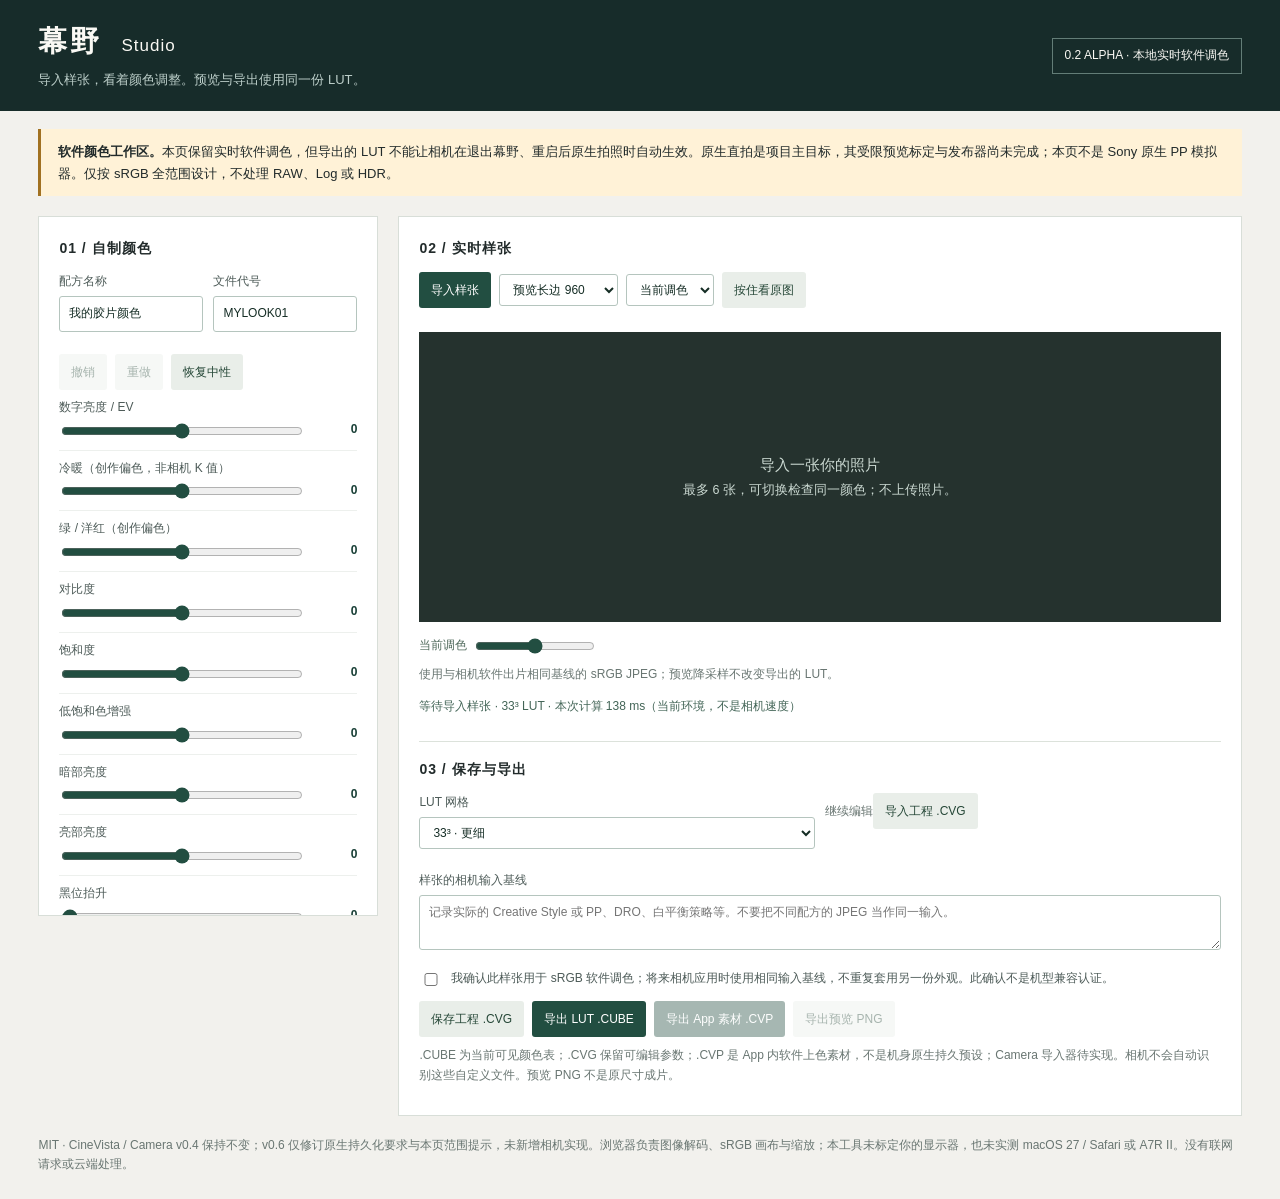
<file: studio/index.html>
<!doctype html><html lang="zh-CN"><head><meta charset="utf-8"><meta name="viewport" content="width=device-width,initial-scale=1">
<meta http-equiv="Content-Security-Policy" content="default-src 'none'; script-src 'sha256-8qb0dwYUSb6S+wcyc+3qqE5NnF7EJ+iKdB937k/Ssl0='; style-src 'sha256-TeiLdJzQR+1N/WOqmyJ3S8YVEoJODVwgnnfPgeoNAOU='; img-src blob: data:; worker-src blob:; child-src blob:; connect-src 'none'; object-src 'none'; base-uri 'none'; form-action 'none'"><title>幕野 Studio · 实时调色</title><style>*{box-sizing:border-box}body{margin:0;background:#f2f1ed;color:#222b2b;font:14px/1.65 -apple-system,BlinkMacSystemFont,"Segoe UI",sans-serif}header{padding:18px 3%;display:flex;justify-content:space-between;align-items:center;background:#172c2a;color:#faf9f4;gap:20px}h1{font-size:29px;margin:0;font-weight:650;letter-spacing:3px}h1 span{font-size:17px;letter-spacing:1px;font-weight:400;margin-left:8px}header p{margin:3px 0;color:#bdcfca;font-size:13px}.tag{font-size:12px;border:1px solid #637d77;padding:7px 12px}.notice{margin:18px 3% 0;padding:12px 17px;background:#fff2d7;border-left:3px solid #a17121;font-size:13px}main{display:grid;grid-template-columns:minmax(290px,340px) minmax(500px,1fr);gap:20px;padding:20px 3%}.panel{background:white;border:1px solid #d8ded8;padding:20px;min-width:0}.controls{max-height:calc(100vh - 200px);overflow:auto}h2{font-size:14px;letter-spacing:1px;margin:0 0 12px}.sectiontitle{margin-top:22px}.two{display:grid;grid-template-columns:1fr 1fr;gap:10px}label{display:block;font-size:12px;color:#4d5b58}input,select,textarea{font:inherit;width:100%;padding:7px 9px;border:1px solid #b5c5be;background:#fff;color:#152d25;border-radius:3px;margin-top:4px}input[type=range]{padding:0;accent-color:#224e41}.param{padding:8px 0;border-bottom:1px solid #edf0ed}.sliderline{display:flex;align-items:center;gap:10px}.sliderline input{flex:1;min-width:0}output{width:42px;text-align:right;font-size:12px;font-variant-numeric:tabular-nums;color:#183f36;font-weight:600}.actions,.tools{display:flex;gap:8px;flex-wrap:wrap;align-items:center}button,.button{font:inherit;font-size:12px;padding:9px 12px;background:#224e41;color:white;border:0;border-radius:3px;cursor:pointer;display:inline-block;line-height:1.5}button:disabled{opacity:.4;cursor:not-allowed}.secondary{background:#e9eee9;color:#254737}.small{max-width:180px;padding:6px 10px;overflow:hidden;text-overflow:ellipsis;white-space:nowrap}.sub{font-size:12px;color:#697672;margin:9px 0}summary{cursor:pointer;font-size:13px;font-weight:600;padding:11px 0}details{border-top:1px solid #dce2db}#curvePreview{width:100%;height:105px}figure{margin:14px 0;background:#25322e;min-height:290px;display:flex;align-items:center;justify-content:center;padding:12px;position:relative}#preview{max-width:100%;height:auto;max-height:56vh;object-fit:contain}#preview[hidden]{display:none}#empty{color:#cad8d1;text-align:center;padding:40px;font-size:15px}#compareLabel{font-size:12px;color:#506a5c}#photoMeta{font-size:12px;overflow-wrap:anywhere}.tools select{width:auto;max-width:220px;margin:0;font-size:12px}.tools input[type=range]{width:120px;margin:0}#sampleTabs{display:flex;gap:6px;flex-wrap:wrap;margin-top:10px}.export{margin-top:18px;padding-top:16px;border-top:1px solid #dce2db}.check{display:flex;align-items:flex-start;gap:9px;margin:12px 0}.check input{width:16px;margin-top:4px;flex:none}.check span{font-size:12px}#status{font-size:12px;min-height:26px;color:#436557}#error{font-size:13px;color:#a33030;white-space:pre-wrap}footer{padding:0 3% 24px;font-size:12px;color:#697672}input:focus,select:focus,textarea:focus,button:focus-visible,.button:focus-within{outline:2px solid #af8e46;outline-offset:2px}@media(max-width:1000px){main{grid-template-columns:minmax(270px,310px) 1fr}.tag{display:none}}@media(max-width:780px){main{grid-template-columns:1fr}.controls{max-height:none;order:2}.viewer{order:1}header{align-items:start}#preview{max-height:none}}
</style></head><body>
<header><div><h1>幕野 <span>Studio</span></h1><p>导入样张，看着颜色调整。预览与导出使用同一份 LUT。</p></div><div class="tag">0.2 ALPHA · 本地实时软件调色</div></header>
<div class="notice"><b>软件颜色工作区。</b>本页保留实时软件调色，但导出的 LUT 不能让相机在退出幕野、重启后原生拍照时自动生效。原生直拍是项目主目标，其受限预览标定与发布器尚未完成；本页不是 Sony 原生 PP 模拟器。仅按 sRGB 全范围设计，不处理 RAW、Log 或 HDR。</div>
<main><section class="panel controls"><h2>01 / 自制颜色</h2>
<div class="two"><label>配方名称<input id="name" maxlength="64" value="我的胶片颜色"></label><label>文件代号<input id="id" maxlength="8" value="MYLOOK01" spellcheck="false"></label></div>
<div class="actions sectiontitle"><button id="undo" class="secondary">撤销</button><button id="redo" class="secondary">重做</button><button id="reset" class="secondary">恢复中性</button></div>
<div id="basic"></div><details><summary>明暗曲线 · 五点</summary><canvas id="curvePreview" width="280" height="105"></canvas><p class="sub">全局 RGB 明暗曲线。节点单调约束，使用分段线性映射；不是索尼 Gamma 菜单。</p><div id="curve"></div></details>
<details><summary>阴影 / 高光偏色</summary><div id="splitTone"></div></details><details><summary>六色调整 · HSV 色相与饱和度</summary><div id="selective"></div></details>
<p class="sub">本版不添加颗粒、晕光、模糊或空间蒙版，以确保所有可见调色都能写进同一份 3D LUT。</p></section>
<section class="panel viewer"><h2>02 / 实时样张</h2><div class="tools"><label class="button">导入样张<input id="photos" type="file" accept="image/jpeg,image/png" multiple hidden></label>
<select id="resolution" aria-label="预览分辨率"><option value="640">预览长边 640</option><option value="960" selected>预览长边 960</option><option value="1600">预览长边 1600</option></select>
<select id="compare" aria-label="对照方式"><option value="after">当前调色</option><option value="split">左右对照</option><option value="before">原图</option></select><button id="hold" class="secondary">按住看原图</button></div>
<div id="sampleTabs"></div><figure><div id="empty">导入一张你的照片<br><small>最多 6 张，可切换检查同一颜色；不上传照片。</small></div><canvas id="preview" hidden aria-label="调色预览"></canvas></figure>
<div class="tools"><span id="compareLabel">当前调色</span><input id="split" type="range" min="0" max="100" value="50" aria-label="左右对照分界位置"></div><p id="photoMeta" class="sub">使用与相机软件出片相同基线的 sRGB JPEG；预览降采样不改变导出的 LUT。</p>
<p id="status" role="status" aria-live="polite">初始化…</p><div id="error" role="alert"></div>
<div class="export"><h2>03 / 保存与导出</h2><div class="two"><label>LUT 网格<select id="size"><option value="17">17³ · 更小</option><option value="33" selected>33³ · 更细</option></select></label><div><span class="sub">继续编辑</span><label class="button secondary">导入工程 .CVG<input id="openProject" type="file" accept=".CVG,.cvg,.json" hidden></label></div></div>
<label class="sectiontitle">样张的相机输入基线<textarea id="baseline" rows="2" maxlength="600" placeholder="记录实际的 Creative Style 或 PP、DRO、白平衡策略等。不要把不同配方的 JPEG 当作同一输入。"></textarea></label>
<label class="check"><input id="confirmInput" type="checkbox"><span>我确认此样张用于 sRGB 软件调色；将来相机应用时使用相同输入基线，不重复套用另一份外观。此确认不是机型兼容认证。</span></label>
<div class="actions"><button id="saveProject" class="secondary">保存工程 .CVG</button><button id="exportCube">导出 LUT .CUBE</button><button id="exportPackage">导出 App 素材 .CVP</button><button id="exportImage" class="secondary">导出预览 PNG</button></div>
<p class="sub">.CUBE 为当前可见颜色表；.CVG 保留可编辑参数；.CVP 是 App 内软件上色素材，不是机身原生持久预设；Camera 导入器待实现。相机不会自动识别这些自定义文件。预览 PNG 不是原尺寸成片。</p></div></section></main>
<footer>MIT · CineVista / Camera v0.4 保持不变；v0.6 仅修订原生持久化要求与本页范围提示，未新增相机实现。浏览器负责图像解码、sRGB 画布与缩放；本工具未标定你的显示器，也未实测 macOS 27 / Safari 或 A7R II。没有联网请求或云端处理。</footer>
<script type="text/plain" id="worker-core">/* SPDX-License-Identifier: MIT
 * CineVista software-look prototype. NOT a Sony CS/PP emulator.
 * Browser decoding/colour conversion/resampling are provided by the platform.
 * Small bounded RGB LUT contract; no general RAW, ICC or LUT framework here.
 */
(function (root) {
  'use strict';
  const VERSION = 'cinevista-rgb-look/0.2';
  const fields = [
    ['exposure','数字亮度 / EV',0,-2,2,0.05],
    ['temperature','冷暖（创作偏色，非相机 K 值）',0,-100,100,1],
    ['tint','绿 / 洋红（创作偏色）',0,-100,100,1],
    ['contrast','对比度',0,-100,100,1],
    ['saturation','饱和度',0,-100,100,1],
    ['vibrance','低饱和色增强',0,-100,100,1],
    ['shadows','暗部亮度',0,-100,100,1],
    ['highlights','亮部亮度',0,-100,100,1],
    ['fade','黑位抬升',0,0,100,1],
    ['shadowWarmth','阴影冷暖',0,-100,100,1],
    ['highlightWarmth','高光冷暖',0,-100,100,1],
    ['shadowTint','阴影绿 / 洋红',0,-100,100,1],
    ['highlightTint','高光绿 / 洋红',0,-100,100,1]
  ].map(x=>({key:x[0],label:x[1],value:x[2],min:x[3],max:x[4],step:x[5]}));
  const clamp = x => Math.min(1,Math.max(0,x));
  const cleanText = (s,n) => typeof s==='string' && s.length<=n && !/[\x00-\x08\x0b\x0c\x0e-\x1f]/.test(s);
  function parameters() {
    const p={}; fields.forEach(f=>p[f.key]=f.value);
    p.curve=[0,0.25,0.5,0.75,1];p.hue=[0,0,0,0,0,0];p.chroma=[0,0,0,0,0,0];return p;
  }
  function validate(p) {
    if(!p || typeof p!=='object' || Array.isArray(p))throw Error('调色参数必须为对象');
    const allowed=fields.map(f=>f.key).concat(['curve','hue','chroma']);
    if(Object.keys(p).some(k=>!allowed.includes(k)))throw Error('不支持的调色参数');
    fields.forEach(f=>{if(typeof p[f.key]!=='number'||!Number.isFinite(p[f.key])||p[f.key]<f.min||p[f.key]>f.max)throw Error('参数超出范围: '+f.key);});
    for(const [key,n,lo,hi] of [['curve',5,0,1],['hue',6,-30,30],['chroma',6,-100,100]]){
      if(!Array.isArray(p[key])||p[key].length!==n||p[key].some(v=>typeof v!=='number'||!Number.isFinite(v)||v<lo||v>hi))throw Error('无效数组: '+key);
    }
    if(p.curve.some((v,i)=>i>0&&v<p.curve[i-1]))throw Error('明暗曲线必须单调；不能让高输入点低于前一点');
    return p;
  }
  const decode = x => x<=0.04045?x/12.92:Math.pow((x+0.055)/1.055,2.4);
  const encode = x => x<=0.0031308?12.92*x:1.055*Math.pow(x,1/2.4)-0.055;
  function curve(x,a){x=clamp(x)*4;const i=Math.min(3,Math.floor(x));return a[i]+(a[i+1]-a[i])*(x-i);}
  function rgbToHsv(r,g,b){
    const max=Math.max(r,g,b),min=Math.min(r,g,b),d=max-min;let h=0;
    if(d>1e-12){if(max===r)h=(g-b)/d+(g<b?6:0);else if(max===g)h=(b-r)/d+2;else h=(r-g)/d+4;h/=6;}
    return [h,max===0?0:d/max,max];
  }
  function hsvToRgb(h,s,v){h=((h%1)+1)%1*6;const i=Math.floor(h),f=h-i,p=v*(1-s),q=v*(1-f*s),t=v*(1-(1-f)*s);
    return [[v,t,p],[q,v,p],[p,v,t],[p,q,v],[t,p,v],[v,p,q]][i%6];}
  function transform(r,g,b,p){
    const e=Math.pow(2,p.exposure);
    const warm=p.temperature/100,tint=p.tint/100;
    r=encode(decode(r)*e*Math.pow(2,0.30*warm+0.10*tint));
    g=encode(decode(g)*e*Math.pow(2,-0.20*tint));
    b=encode(decode(b)*e*Math.pow(2,-0.30*warm+0.10*tint));
    const y=clamp(0.2126*r+0.7152*g+0.0722*b), dark=(1-y)*(1-y), light=y*y;
    const offset=0.22*(p.shadows/100*dark+p.highlights/100*light);
    const w=(p.shadowWarmth*dark+p.highlightWarmth*light)/100*0.075;
    const t=(p.shadowTint*dark+p.highlightTint*light)/100*0.060;
    r+=offset+w+t*.5;g+=offset-t;b+=offset-w+t*.5;
    const k=Math.pow(2,p.contrast/100);
    const adjust=x=>curve(clamp((x-0.5)*k+0.5)+p.fade/100*0.1*Math.pow(1-clamp(x),2),p.curve);
    r=adjust(r);g=adjust(g);b=adjust(b);
    let lum=.2126*r+.7152*g+.0722*b;
    const hi=Math.max(r,g,b),lo=Math.min(r,g,b),sat0=hi>0?(hi-lo)/hi:0;
    const sat=Math.max(0,(1+p.saturation/100)*(1+p.vibrance/100*(1-sat0)));
    r=clamp(lum+(r-lum)*sat);g=clamp(lum+(g-lum)*sat);b=clamp(lum+(b-lum)*sat);
    if(p.hue.some(x=>x!==0)||p.chroma.some(x=>x!==0)){
      let [h,s,v]=rgbToHsv(r,g,b);const pos=h*6,i=Math.floor(pos)%6,f=pos-Math.floor(pos),j=(i+1)%6;
      h+=(p.hue[i]*(1-f)+p.hue[j]*f)/360;
      s=clamp(s*(1+(p.chroma[i]*(1-f)+p.chroma[j]*f)/100));
      [r,g,b]=hsvToRgb(h,s,v);
    }
    return [clamp(r),clamp(g),clamp(b)];
  }
  function buildLut(p,size=33){
    validate(p);if(![17,33].includes(size))throw Error('本原型仅支持 17³ 或 33³');
    const values=new Float32Array(3*size*size*size);let o=0;
    // Iridas .cube: red varies fastest, then green, then blue.
    for(let b=0;b<size;b++)for(let g=0;g<size;g++)for(let r=0;r<size;r++){
      const v=transform(r/(size-1),g/(size-1),b/(size-1),p);
      values[o++]=v[0];values[o++]=v[1];values[o++]=v[2];
    }
    return {size,values};
  }
  function checkLut(lut){
    if(!lut||![17,33].includes(lut.size)||!(lut.values instanceof Float32Array)||lut.values.length!==3*lut.size**3)throw Error('无效 LUT');
    for(const v of lut.values)if(!Number.isFinite(v)||v<0||v>1)throw Error('LUT 仅支持有限 0–1 数值');return lut;
  }
  function sample(lut,r,g,b,out=[0,0,0]){
    const n=lut.size,m=n-1;
    const x=clamp(r)*m,y=clamp(g)*m,z=clamp(b)*m;
    const ix=Math.min(m-1,Math.floor(x)),iy=Math.min(m-1,Math.floor(y)),iz=Math.min(m-1,Math.floor(z));
    const dx=x-ix,dy=y-iy,dz=z-iz,a=lut.values;
    const i=3*(ix+n*(iy+n*iz)),sy=n*3,sz=n*n*3;
    for(let c=0;c<3;c++){
      const p=i+c;
      const u0=a[p]*(1-dx)+a[p+3]*dx,u1=a[p+sy]*(1-dx)+a[p+sy+3]*dx;
      const u2=a[p+sz]*(1-dx)+a[p+sz+3]*dx,u3=a[p+sz+sy]*(1-dx)+a[p+sz+sy+3]*dx;
      out[c]=(u0*(1-dy)+u1*dy)*(1-dz)+(u2*(1-dy)+u3*dy)*dz;
    }return out;
  }
  function apply(lut,rgba){
    checkLut(lut);if(!rgba||rgba.length%4)throw Error('需要 RGBA 像素');
    const out=new Uint8ClampedArray(rgba.length),v=[0,0,0];
    for(let i=0;i<rgba.length;i+=4){sample(lut,rgba[i]/255,rgba[i+1]/255,rgba[i+2]/255,v);
      out[i]=Math.floor(clamp(v[0])*255+.5);out[i+1]=Math.floor(clamp(v[1])*255+.5);out[i+2]=Math.floor(clamp(v[2])*255+.5);out[i+3]=rgba[i+3];}
    return out;
  }
  function cube(lut,id='MYLOOK01'){
    checkLut(lut);if(!/^[A-Z0-9_]{1,8}$/.test(id))throw Error('文件代号须为 1–8 位大写字母、数字或下划线');
    const rows=['TITLE "'+id+'"','# CineVista software look. sRGB full-range -> sRGB full-range.',
      '# Interpolation contract: trilinear; no Sony PP/CS emulation.',
      'LUT_3D_SIZE '+lut.size,'DOMAIN_MIN 0 0 0','DOMAIN_MAX 1 1 1'];
    for(let i=0;i<lut.values.length;i+=3)rows.push([lut.values[i],lut.values[i+1],lut.values[i+2]].map(x=>x.toPrecision(9)).join(' '));
    return rows.join('\n')+'\n';
  }
  function project(p,meta){
    validate(p);meta=meta||{};
    if(!/^[A-Z0-9_]{1,8}$/.test(meta.id||''))throw Error('配方代号须为 1–8 位大写字母、数字或下划线');
    if(!cleanText(meta.name,64)||!meta.name.trim())throw Error('请填写配方名称');
    if(!cleanText(meta.baseline||'',600))throw Error('源设置说明过长或包含控制字符');
    if(![17,33].includes(meta.size))throw Error('无效 LUT 尺寸');
    return {schema:'cinevista.grade/1',algorithm:VERSION,id:meta.id,name:meta.name,size:meta.size,
      input:{encoding:'sRGB',range:'full',stage:'jpeg-before-software-look',camera_baseline:meta.baseline||''},
      output:{encoding:'sRGB',range:'full'},interpolation:'trilinear',parameters:JSON.parse(JSON.stringify(p)),
      camera_status:'unverified'};
  }
  function parseProject(text){
    if(typeof text!=='string'||new TextEncoder().encode(text).length>65536)throw Error('工程文件过大');
    const v=JSON.parse(text);
    if(!v||v.schema!=='cinevista.grade/1'||v.algorithm!==VERSION)throw Error('工程版本或调色算法不兼容');
    const allowed=['schema','algorithm','id','name','size','input','output','interpolation','parameters','camera_status'];
    if(Object.keys(v).some(k=>!allowed.includes(k)))throw Error('工程包含未知字段');
    if(v.camera_status!=='unverified'||v.interpolation!=='trilinear'||v.input?.encoding!=='sRGB'||v.input?.range!=='full'||v.input?.stage!=='jpeg-before-software-look'||v.output?.encoding!=='sRGB'||v.output?.range!=='full')throw Error('此原型只支持未认证的 sRGB 全范围软件颜色工程');
    return project(v.parameters,{id:v.id,name:v.name,size:v.size,baseline:v.input.camera_baseline});
  }
  function makePackage(p,meta,lut){
    const v=project(p,meta);if(!v.input.camera_baseline.trim())throw Error('先记录样张的相机颜色设置，避免机内重复上色');
    if(lut.size!==v.size)throw Error('LUT 分辨率不一致');
    return {schema:'cinevista.lut-package/1',status:'draft-camera-importer-not-implemented',project:v,
      payload:{kind:'iridas-cube',text:cube(lut,v.id)},notes:'离线软件调色数据；不是 Sony 原生 Picture Profile；原片应保留。'};
  }
  const api={VERSION,fields,parameters,validate,transform,buildLut,checkLut,sample,apply,cube,project,parseProject,makePackage};
  if(typeof module==='object'&&module.exports)module.exports=api;root.CineVistaGrade=api;
}(typeof globalThis==='undefined'?this:globalThis));
</script><script type="text/plain" id="worker-body">/* SPDX-License-Identifier: MIT — in-memory Worker; latest-result selection is owned by UI. */
let source=null;
self.onmessage=function(e){
  const m=e.data;
  try{
    if(m.type==='image'){source=m.pixels?new Uint8ClampedArray(m.pixels):null;return;}
    if(m.type!=='render')throw Error('Unknown worker message');
    const start=performance.now(),lut=CineVistaGrade.buildLut(m.parameters,m.size);
    const pixels=source?CineVistaGrade.apply(lut,source):null;
    self.postMessage({type:'render',id:m.id,size:lut.size,lut:lut.values.buffer,
      pixels:pixels?pixels.buffer:null,ms:performance.now()-start},pixels?[lut.values.buffer,pixels.buffer]:[lut.values.buffer]);
  }catch(err){self.postMessage({type:'error',id:m.id,message:String(err.message||err)});}
};
</script><script>/* SPDX-License-Identifier: MIT
 * CineVista software-look prototype. NOT a Sony CS/PP emulator.
 * Browser decoding/colour conversion/resampling are provided by the platform.
 * Small bounded RGB LUT contract; no general RAW, ICC or LUT framework here.
 */
(function (root) {
  'use strict';
  const VERSION = 'cinevista-rgb-look/0.2';
  const fields = [
    ['exposure','数字亮度 / EV',0,-2,2,0.05],
    ['temperature','冷暖（创作偏色，非相机 K 值）',0,-100,100,1],
    ['tint','绿 / 洋红（创作偏色）',0,-100,100,1],
    ['contrast','对比度',0,-100,100,1],
    ['saturation','饱和度',0,-100,100,1],
    ['vibrance','低饱和色增强',0,-100,100,1],
    ['shadows','暗部亮度',0,-100,100,1],
    ['highlights','亮部亮度',0,-100,100,1],
    ['fade','黑位抬升',0,0,100,1],
    ['shadowWarmth','阴影冷暖',0,-100,100,1],
    ['highlightWarmth','高光冷暖',0,-100,100,1],
    ['shadowTint','阴影绿 / 洋红',0,-100,100,1],
    ['highlightTint','高光绿 / 洋红',0,-100,100,1]
  ].map(x=>({key:x[0],label:x[1],value:x[2],min:x[3],max:x[4],step:x[5]}));
  const clamp = x => Math.min(1,Math.max(0,x));
  const cleanText = (s,n) => typeof s==='string' && s.length<=n && !/[\x00-\x08\x0b\x0c\x0e-\x1f]/.test(s);
  function parameters() {
    const p={}; fields.forEach(f=>p[f.key]=f.value);
    p.curve=[0,0.25,0.5,0.75,1];p.hue=[0,0,0,0,0,0];p.chroma=[0,0,0,0,0,0];return p;
  }
  function validate(p) {
    if(!p || typeof p!=='object' || Array.isArray(p))throw Error('调色参数必须为对象');
    const allowed=fields.map(f=>f.key).concat(['curve','hue','chroma']);
    if(Object.keys(p).some(k=>!allowed.includes(k)))throw Error('不支持的调色参数');
    fields.forEach(f=>{if(typeof p[f.key]!=='number'||!Number.isFinite(p[f.key])||p[f.key]<f.min||p[f.key]>f.max)throw Error('参数超出范围: '+f.key);});
    for(const [key,n,lo,hi] of [['curve',5,0,1],['hue',6,-30,30],['chroma',6,-100,100]]){
      if(!Array.isArray(p[key])||p[key].length!==n||p[key].some(v=>typeof v!=='number'||!Number.isFinite(v)||v<lo||v>hi))throw Error('无效数组: '+key);
    }
    if(p.curve.some((v,i)=>i>0&&v<p.curve[i-1]))throw Error('明暗曲线必须单调；不能让高输入点低于前一点');
    return p;
  }
  const decode = x => x<=0.04045?x/12.92:Math.pow((x+0.055)/1.055,2.4);
  const encode = x => x<=0.0031308?12.92*x:1.055*Math.pow(x,1/2.4)-0.055;
  function curve(x,a){x=clamp(x)*4;const i=Math.min(3,Math.floor(x));return a[i]+(a[i+1]-a[i])*(x-i);}
  function rgbToHsv(r,g,b){
    const max=Math.max(r,g,b),min=Math.min(r,g,b),d=max-min;let h=0;
    if(d>1e-12){if(max===r)h=(g-b)/d+(g<b?6:0);else if(max===g)h=(b-r)/d+2;else h=(r-g)/d+4;h/=6;}
    return [h,max===0?0:d/max,max];
  }
  function hsvToRgb(h,s,v){h=((h%1)+1)%1*6;const i=Math.floor(h),f=h-i,p=v*(1-s),q=v*(1-f*s),t=v*(1-(1-f)*s);
    return [[v,t,p],[q,v,p],[p,v,t],[p,q,v],[t,p,v],[v,p,q]][i%6];}
  function transform(r,g,b,p){
    const e=Math.pow(2,p.exposure);
    const warm=p.temperature/100,tint=p.tint/100;
    r=encode(decode(r)*e*Math.pow(2,0.30*warm+0.10*tint));
    g=encode(decode(g)*e*Math.pow(2,-0.20*tint));
    b=encode(decode(b)*e*Math.pow(2,-0.30*warm+0.10*tint));
    const y=clamp(0.2126*r+0.7152*g+0.0722*b), dark=(1-y)*(1-y), light=y*y;
    const offset=0.22*(p.shadows/100*dark+p.highlights/100*light);
    const w=(p.shadowWarmth*dark+p.highlightWarmth*light)/100*0.075;
    const t=(p.shadowTint*dark+p.highlightTint*light)/100*0.060;
    r+=offset+w+t*.5;g+=offset-t;b+=offset-w+t*.5;
    const k=Math.pow(2,p.contrast/100);
    const adjust=x=>curve(clamp((x-0.5)*k+0.5)+p.fade/100*0.1*Math.pow(1-clamp(x),2),p.curve);
    r=adjust(r);g=adjust(g);b=adjust(b);
    let lum=.2126*r+.7152*g+.0722*b;
    const hi=Math.max(r,g,b),lo=Math.min(r,g,b),sat0=hi>0?(hi-lo)/hi:0;
    const sat=Math.max(0,(1+p.saturation/100)*(1+p.vibrance/100*(1-sat0)));
    r=clamp(lum+(r-lum)*sat);g=clamp(lum+(g-lum)*sat);b=clamp(lum+(b-lum)*sat);
    if(p.hue.some(x=>x!==0)||p.chroma.some(x=>x!==0)){
      let [h,s,v]=rgbToHsv(r,g,b);const pos=h*6,i=Math.floor(pos)%6,f=pos-Math.floor(pos),j=(i+1)%6;
      h+=(p.hue[i]*(1-f)+p.hue[j]*f)/360;
      s=clamp(s*(1+(p.chroma[i]*(1-f)+p.chroma[j]*f)/100));
      [r,g,b]=hsvToRgb(h,s,v);
    }
    return [clamp(r),clamp(g),clamp(b)];
  }
  function buildLut(p,size=33){
    validate(p);if(![17,33].includes(size))throw Error('本原型仅支持 17³ 或 33³');
    const values=new Float32Array(3*size*size*size);let o=0;
    // Iridas .cube: red varies fastest, then green, then blue.
    for(let b=0;b<size;b++)for(let g=0;g<size;g++)for(let r=0;r<size;r++){
      const v=transform(r/(size-1),g/(size-1),b/(size-1),p);
      values[o++]=v[0];values[o++]=v[1];values[o++]=v[2];
    }
    return {size,values};
  }
  function checkLut(lut){
    if(!lut||![17,33].includes(lut.size)||!(lut.values instanceof Float32Array)||lut.values.length!==3*lut.size**3)throw Error('无效 LUT');
    for(const v of lut.values)if(!Number.isFinite(v)||v<0||v>1)throw Error('LUT 仅支持有限 0–1 数值');return lut;
  }
  function sample(lut,r,g,b,out=[0,0,0]){
    const n=lut.size,m=n-1;
    const x=clamp(r)*m,y=clamp(g)*m,z=clamp(b)*m;
    const ix=Math.min(m-1,Math.floor(x)),iy=Math.min(m-1,Math.floor(y)),iz=Math.min(m-1,Math.floor(z));
    const dx=x-ix,dy=y-iy,dz=z-iz,a=lut.values;
    const i=3*(ix+n*(iy+n*iz)),sy=n*3,sz=n*n*3;
    for(let c=0;c<3;c++){
      const p=i+c;
      const u0=a[p]*(1-dx)+a[p+3]*dx,u1=a[p+sy]*(1-dx)+a[p+sy+3]*dx;
      const u2=a[p+sz]*(1-dx)+a[p+sz+3]*dx,u3=a[p+sz+sy]*(1-dx)+a[p+sz+sy+3]*dx;
      out[c]=(u0*(1-dy)+u1*dy)*(1-dz)+(u2*(1-dy)+u3*dy)*dz;
    }return out;
  }
  function apply(lut,rgba){
    checkLut(lut);if(!rgba||rgba.length%4)throw Error('需要 RGBA 像素');
    const out=new Uint8ClampedArray(rgba.length),v=[0,0,0];
    for(let i=0;i<rgba.length;i+=4){sample(lut,rgba[i]/255,rgba[i+1]/255,rgba[i+2]/255,v);
      out[i]=Math.floor(clamp(v[0])*255+.5);out[i+1]=Math.floor(clamp(v[1])*255+.5);out[i+2]=Math.floor(clamp(v[2])*255+.5);out[i+3]=rgba[i+3];}
    return out;
  }
  function cube(lut,id='MYLOOK01'){
    checkLut(lut);if(!/^[A-Z0-9_]{1,8}$/.test(id))throw Error('文件代号须为 1–8 位大写字母、数字或下划线');
    const rows=['TITLE "'+id+'"','# CineVista software look. sRGB full-range -> sRGB full-range.',
      '# Interpolation contract: trilinear; no Sony PP/CS emulation.',
      'LUT_3D_SIZE '+lut.size,'DOMAIN_MIN 0 0 0','DOMAIN_MAX 1 1 1'];
    for(let i=0;i<lut.values.length;i+=3)rows.push([lut.values[i],lut.values[i+1],lut.values[i+2]].map(x=>x.toPrecision(9)).join(' '));
    return rows.join('\n')+'\n';
  }
  function project(p,meta){
    validate(p);meta=meta||{};
    if(!/^[A-Z0-9_]{1,8}$/.test(meta.id||''))throw Error('配方代号须为 1–8 位大写字母、数字或下划线');
    if(!cleanText(meta.name,64)||!meta.name.trim())throw Error('请填写配方名称');
    if(!cleanText(meta.baseline||'',600))throw Error('源设置说明过长或包含控制字符');
    if(![17,33].includes(meta.size))throw Error('无效 LUT 尺寸');
    return {schema:'cinevista.grade/1',algorithm:VERSION,id:meta.id,name:meta.name,size:meta.size,
      input:{encoding:'sRGB',range:'full',stage:'jpeg-before-software-look',camera_baseline:meta.baseline||''},
      output:{encoding:'sRGB',range:'full'},interpolation:'trilinear',parameters:JSON.parse(JSON.stringify(p)),
      camera_status:'unverified'};
  }
  function parseProject(text){
    if(typeof text!=='string'||new TextEncoder().encode(text).length>65536)throw Error('工程文件过大');
    const v=JSON.parse(text);
    if(!v||v.schema!=='cinevista.grade/1'||v.algorithm!==VERSION)throw Error('工程版本或调色算法不兼容');
    const allowed=['schema','algorithm','id','name','size','input','output','interpolation','parameters','camera_status'];
    if(Object.keys(v).some(k=>!allowed.includes(k)))throw Error('工程包含未知字段');
    if(v.camera_status!=='unverified'||v.interpolation!=='trilinear'||v.input?.encoding!=='sRGB'||v.input?.range!=='full'||v.input?.stage!=='jpeg-before-software-look'||v.output?.encoding!=='sRGB'||v.output?.range!=='full')throw Error('此原型只支持未认证的 sRGB 全范围软件颜色工程');
    return project(v.parameters,{id:v.id,name:v.name,size:v.size,baseline:v.input.camera_baseline});
  }
  function makePackage(p,meta,lut){
    const v=project(p,meta);if(!v.input.camera_baseline.trim())throw Error('先记录样张的相机颜色设置，避免机内重复上色');
    if(lut.size!==v.size)throw Error('LUT 分辨率不一致');
    return {schema:'cinevista.lut-package/1',status:'draft-camera-importer-not-implemented',project:v,
      payload:{kind:'iridas-cube',text:cube(lut,v.id)},notes:'离线软件调色数据；不是 Sony 原生 Picture Profile；原片应保留。'};
  }
  const api={VERSION,fields,parameters,validate,transform,buildLut,checkLut,sample,apply,cube,project,parseProject,makePackage};
  if(typeof module==='object'&&module.exports)module.exports=api;root.CineVistaGrade=api;
}(typeof globalThis==='undefined'?this:globalThis));

/* SPDX-License-Identifier: MIT */
(function(){
'use strict';
const G=CineVistaGrade,$=s=>document.getElementById(s);
let params=G.parameters(),lut=null,source=null,graded=null,width=0,height=0;
let wanted=0,accepted=0,inflight=false,pending=null,loading=0,files=[],selected=0,held=false;
let history=[],future=[],editKey=null,dirty=false;
const status=t=>$('status').textContent=t;
const error=t=>$('error').textContent=t||'';
const clone=p=>JSON.parse(JSON.stringify(p));
const workerText=$('worker-core').textContent+'\n'+$('worker-body').textContent;
const workerUrl=URL.createObjectURL(new Blob([workerText],{type:'text/javascript'}));
let worker;
try{worker=new Worker(workerUrl);}catch(e){error('浏览器未允许本地计算 Worker：'+e.message);return;}
worker.onerror=e=>{inflight=false;error('图像计算失败：'+(e.message||'Worker unavailable'));toggleExports();};
function toggleExports(){
 const ready=!!lut&&accepted===wanted;
 $('exportCube').disabled=!ready;$('exportPackage').disabled=!ready||!source||!$('confirmInput').checked;
 $('exportImage').disabled=!ready||!graded;
}
function dispatch(){if(inflight||!pending)return;const m=pending;pending=null;inflight=true;worker.postMessage(m);}
function render(){
 error('');wanted++;toggleExports();
 pending={type:'render',id:wanted,parameters:clone(params),size:Number($('size').value)};
 status('正在更新颜色…');dispatch();
}
worker.onmessage=e=>{
 const m=e.data;inflight=false;
 if(m.id===wanted){
   if(m.type==='error'){error(m.message);status('调色失败；没有导出旧颜色。');}
   else{lut={size:m.size,values:new Float32Array(m.lut)};graded=m.pixels?new Uint8ClampedArray(m.pixels):null;
     accepted=m.id;draw();status((source?'已更新样张':'等待导入样张')+' · '+m.size+'³ LUT · 本次计算 '+Math.round(m.ms)+' ms（当前环境，不是相机速度）');
     document.body.dataset.renderId=String(accepted);
   }
 }
 toggleExports();dispatch();
};
function ctx(canvas){const c=canvas.getContext('2d',{colorSpace:'srgb',willReadFrequently:true,alpha:false});if(!c)throw Error('Canvas 2D unavailable');return c;}
function draw(){
 if(!source||!graded)return;
 const canvas=$('preview');canvas.width=width;canvas.height=height;
 const out=new Uint8ClampedArray(graded),mode=held?'before':$('compare').value;
 const cut=Math.round(width*Number($('split').value)/100);
 if(mode==='before')out.set(source);
 else if(mode==='split')for(let y=0;y<height;y++)out.set(source.subarray(y*width*4,(y*width+cut)*4),y*width*4);
 const c=ctx(canvas);c.putImageData(new ImageData(out,width,height),0,0);
 if(mode==='split'){c.fillStyle='#f8f5e9';c.fillRect(cut,0,1,height);}
 $('empty').hidden=true;canvas.hidden=false;
 $('compareLabel').textContent=mode==='split'?'左：原图 / 右：调色':mode==='before'?'原图':'当前调色';
}
function push(){history.push(clone(params));if(history.length>40)history.shift();future=[];updateUndo();}
function updateUndo(){$('undo').disabled=!history.length;$('redo').disabled=!future.length;}
function commit(key,fn){if(editKey!==key){push();editKey=key;}fn();dirty=true;updateControlValues();render();}
function makeSlider(key,label,min,max,step,read,write,parent){
 const line=document.createElement('div');line.className='param';
 const lab=document.createElement('label');lab.htmlFor='p_'+key;lab.textContent=label;
 const row=document.createElement('div');row.className='sliderline';
 const input=document.createElement('input');input.type='range';input.id='p_'+key;input.min=min;input.max=max;input.step=step;input.value=read();
 const output=document.createElement('output');output.id='v_'+key;output.htmlFor=input.id;output.textContent=read();
 input.addEventListener('input',()=>commit(key,()=>write(Number(input.value))));
 input.addEventListener('change',()=>{editKey=null;});
 line.append(lab);row.append(input,output);line.append(row);parent.append(line);
 input._read=read;
}
function setupControls(){
 G.fields.forEach((f,i)=>makeSlider(f.key,f.label,f.min,f.max,f.step,()=>params[f.key],v=>params[f.key]=v,$(i<9?'basic':'splitTone')));
 ['黑端','暗部','中间调','亮部','白端'].forEach((label,i)=>makeSlider('curve'+i,label,0,100,1,()=>Math.round(params.curve[i]*100),v=>{
   params.curve[i]=Math.min(i===4?1:params.curve[i+1],Math.max(i===0?0:params.curve[i-1],v/100));
 },$('curve')));
 ['红','黄','绿','青','蓝','品红'].forEach((label,i)=>{
   makeSlider('hue'+i,label+' · 色相 / °',-30,30,1,()=>params.hue[i],v=>params.hue[i]=v,$('selective'));
   makeSlider('chroma'+i,label+' · 饱和度',-100,100,1,()=>params.chroma[i],v=>params.chroma[i]=v,$('selective'));
 });
}
function updateControlValues(){
 document.querySelectorAll('input[type=range][id^=p_]').forEach(el=>{el.value=el._read();$('v_'+el.id.slice(2)).textContent=el.value;});
 const curve=$('curvePreview'),c=ctx(curve);c.clearRect(0,0,curve.width,curve.height);c.fillStyle='#f2f1ed';c.fillRect(0,0,curve.width,curve.height);
 c.strokeStyle='#cbd5ce';c.lineWidth=1;c.beginPath();c.moveTo(0,curve.height);c.lineTo(curve.width,0);c.stroke();
 c.strokeStyle='#224e41';c.lineWidth=2;c.beginPath();params.curve.forEach((v,i)=>{const x=i*curve.width/4,y=(1-v)*curve.height;if(i)c.lineTo(x,y);else c.moveTo(x,y);});c.stroke();
}
function meta(){return {id:$('id').value.trim(),name:$('name').value.trim(),size:Number($('size').value),baseline:$('baseline').value.trim()};}
function download(text,name,type){const u=URL.createObjectURL(new Blob([text],{type:type||'text/plain;charset=utf-8'}));const a=document.createElement('a');a.href=u;a.download=name;a.click();setTimeout(()=>URL.revokeObjectURL(u),5000);}
function ready(){if(!lut||accepted!==wanted)throw Error('颜色仍在更新；请等当前效果完成后再导出');}
function action(fn){try{error('');fn();}catch(e){error(e.message);}}
function tabs(){
 $('sampleTabs').replaceChildren();files.forEach((f,i)=>{const b=document.createElement('button');b.className=i===selected?'small':'small secondary';b.textContent=(i+1)+' · '+f.name;b.title=f.name;
 b.addEventListener('click',()=>{selected=i;tabs();load(f);});$('sampleTabs').append(b);});
}
async function load(file){
 const token=++loading;wanted++;pending=null;accepted=0;source=null;graded=null;worker.postMessage({type:'image',pixels:null});
 $('preview').hidden=true;$('empty').hidden=false;$('empty').textContent='正在读取样张…';$('photoMeta').textContent='';
 $('confirmInput').checked=false;toggleExports();error('');status('正在读取本地样张…');
 if(!['image/jpeg','image/png'].includes(file.type)){error('当前只接收 JPEG / PNG；RAW、HEIC、Log/HDR 管线不在此版支持范围。');return;}
 if(file.size>50*1024*1024){error('单张文件上限 50 MiB');return;}
 let u=URL.createObjectURL(file);
 try{
  const image=new Image();await new Promise((resolve,reject)=>{image.onload=resolve;image.onerror=()=>reject(Error('无法解码该图片'));image.src=u;});
  if(token!==loading)return;
  if(image.naturalWidth*image.naturalHeight>65000000)throw Error('此原型限制输入为 6500 万像素以内');
  const max=Number($('resolution').value),s=Math.min(1,max/Math.max(image.naturalWidth,image.naturalHeight));
  width=Math.max(1,Math.round(image.naturalWidth*s));height=Math.max(1,Math.round(image.naturalHeight*s));
  const temp=document.createElement('canvas');temp.width=width;temp.height=height;const c=ctx(temp);c.fillStyle='#fff';c.fillRect(0,0,width,height);c.drawImage(image,0,0,width,height);
  const a=c.getContextAttributes?.();if(a?.colorSpace&&a.colorSpace!=='srgb')throw Error('未获得 sRGB 画布，停止调色');
  const pixels=c.getImageData(0,0,width,height,{colorSpace:'srgb'});source=new Uint8ClampedArray(pixels.data);graded=null;
  const sent=source.slice();worker.postMessage({type:'image',pixels:sent.buffer},[sent.buffer]);
  $('photoMeta').textContent=file.name+' · 源 '+image.naturalWidth+'×'+image.naturalHeight+' · 预览 '+width+'×'+height+' · sRGB 画布';
  render();
 }catch(e){error(e.message);status('没有载入该图片');}finally{URL.revokeObjectURL(u);}
}
$('photos').addEventListener('change',e=>{
 const chosen=Array.from(e.target.files||[]).slice(0,6);if(!chosen.length)return;
 files=chosen;selected=0;tabs();load(files[0]);e.target.value='';
});
$('resolution').addEventListener('change',()=>{if(files[selected])load(files[selected]);});
$('size').addEventListener('change',()=>{dirty=true;render();});
$('compare').addEventListener('change',draw);$('split').addEventListener('input',draw);
$('hold').addEventListener('pointerdown',e=>{held=true;e.target.setPointerCapture(e.pointerId);draw();});
for(const type of ['pointerup','pointercancel','lostpointercapture'])$('hold').addEventListener(type,()=>{held=false;draw();});
$('hold').addEventListener('keydown',e=>{if(e.code==='Space'||e.code==='Enter'){e.preventDefault();held=true;draw();}});
$('hold').addEventListener('keyup',()=>{held=false;draw();});$('hold').addEventListener('blur',()=>{held=false;draw();});
$('undo').addEventListener('click',()=>{if(!history.length)return;future.push(clone(params));params=history.pop();editKey=null;dirty=true;updateUndo();updateControlValues();render();});
$('redo').addEventListener('click',()=>{if(!future.length)return;history.push(clone(params));params=future.pop();editKey=null;dirty=true;updateUndo();updateControlValues();render();});
$('reset').addEventListener('click',()=>{push();params=G.parameters();editKey=null;dirty=true;updateControlValues();render();});
$('saveProject').addEventListener('click',()=>action(()=>{const p=G.project(params,meta());download(JSON.stringify(p,null,2)+'\n',p.id+'.CVG','application/json');dirty=false;status('已导出可继续编辑的工程；不包含样张。');}));
$('exportCube').addEventListener('click',()=>action(()=>{ready();const p=G.project(params,meta());download(G.cube(lut,p.id),p.id+'.CUBE');status('已导出当前预览所用 LUT。使用方须按 sRGB 全范围、三线性插值解释。');}));
$('exportPackage').addEventListener('click',()=>action(()=>{ready();if(!$('confirmInput').checked||!source)throw Error('先载入样张并确认 sRGB 输入基线');
 const pack=G.makePackage(params,meta(),lut);download(JSON.stringify(pack,null,2)+'\n',pack.project.id+'.CVP','application/json');
 status('已导出相机素材包草稿；Camera 导入/应用尚未接入，不是 Sony 原生预设。');}));
$('exportImage').addEventListener('click',()=>action(()=>{ready();if(!graded)throw Error('尚未载入样张');
 const p=G.project(params,meta()),c=document.createElement('canvas');c.width=width;c.height=height;ctx(c).putImageData(new ImageData(graded,width,height),0,0);
 c.toBlob(blob=>{if(!blob){error('PNG 导出失败');return;}download(blob,p.id+'_PREVIEW.png','image/png');status('已导出 '+width+'×'+height+' 预览 PNG，不是原尺寸相机成片。');},'image/png');}));
$('openProject').addEventListener('change',async e=>{const f=e.target.files[0];try{if(!f)return;if(f.size>65536)throw Error('工程文件超过 64 KiB');const p=G.parseProject(await f.text());
 push();params=p.parameters;editKey=null;$('id').value=p.id;$('name').value=p.name;$('size').value=p.size;$('baseline').value=p.input.camera_baseline;
 $('confirmInput').checked=false;updateControlValues();render();dirty=false;
 }catch(err){error(err.message);}finally{e.target.value='';}});
$('confirmInput').addEventListener('change',toggleExports);
for(const key of ['name','id','baseline'])$(key).addEventListener('input',()=>{dirty=true;});
window.addEventListener('beforeunload',e=>{if(dirty){e.preventDefault();e.returnValue='';}});
window.addEventListener('pagehide',()=>{worker.terminate();URL.revokeObjectURL(workerUrl);});
setupControls();updateControlValues();updateUndo();render();
})();
</script></body></html>
</file>
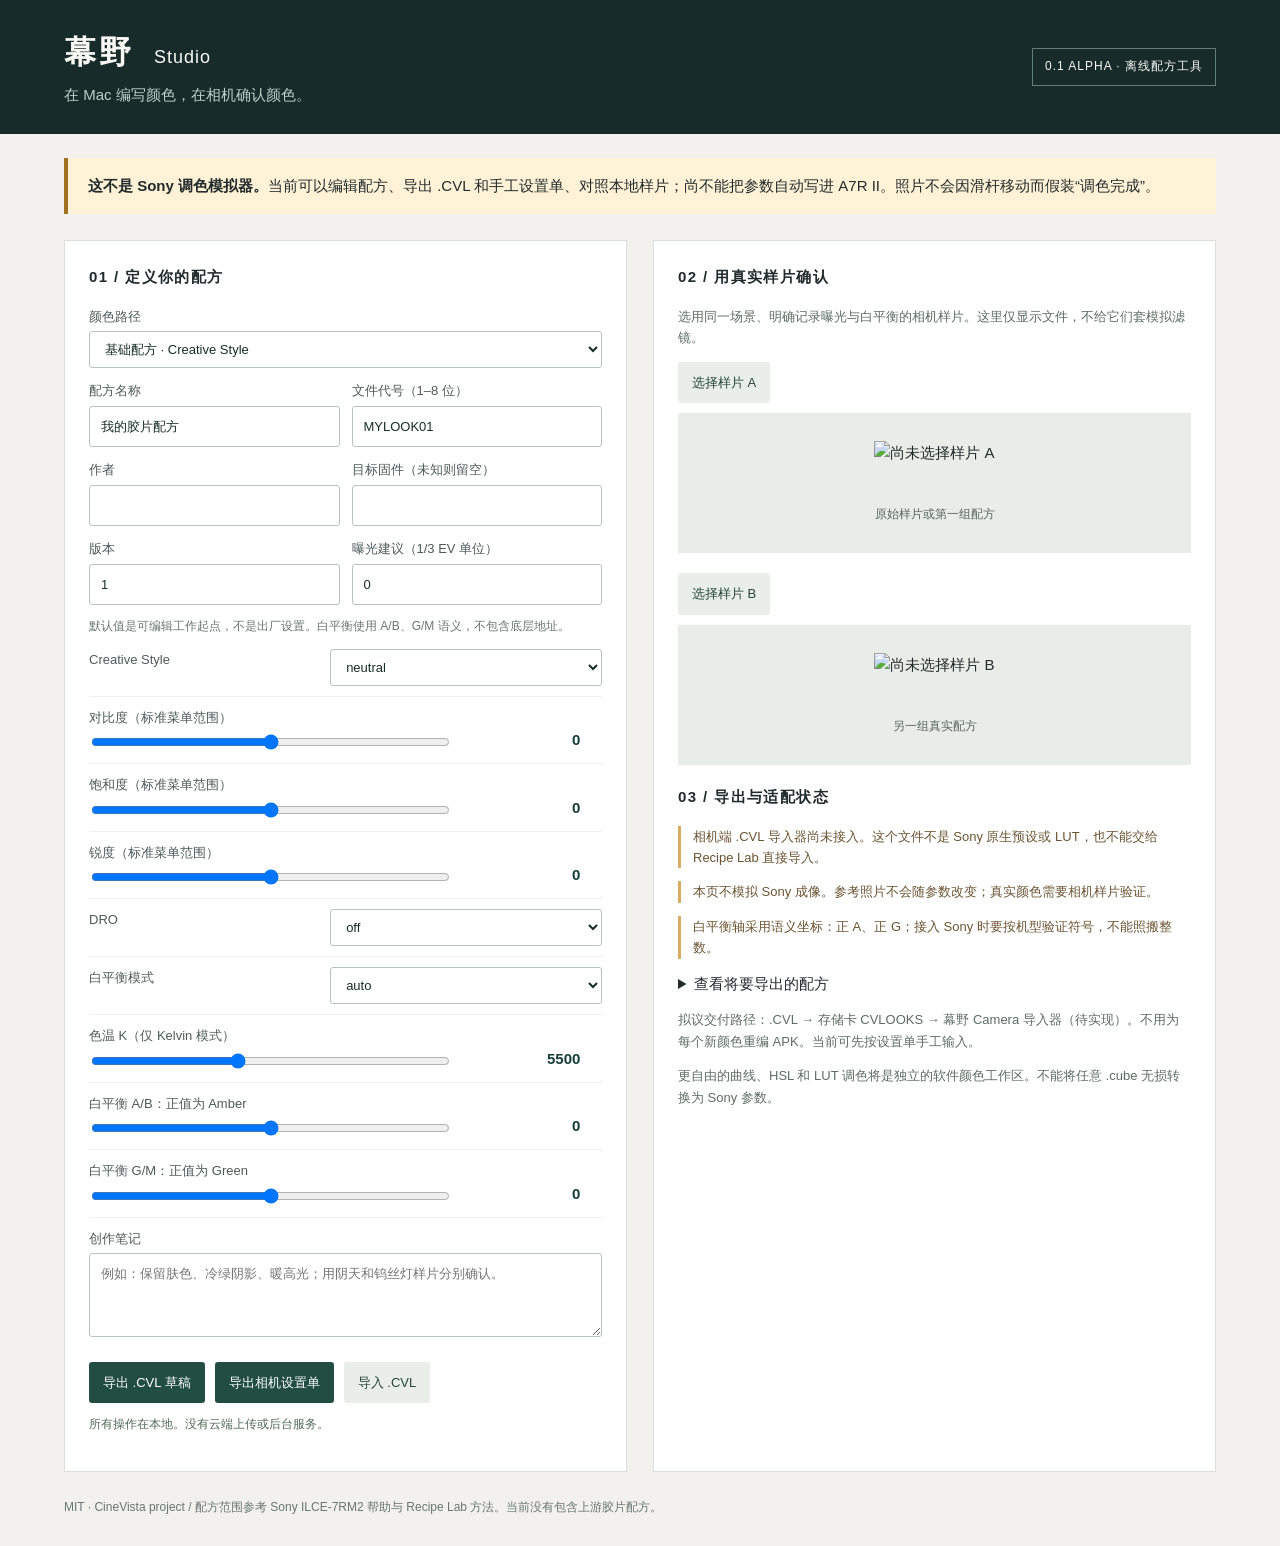
<file: studio/CineVista_Studio_0.1.html>
<!doctype html>
<html lang="zh-CN"><head><meta charset="utf-8"><meta name="viewport" content="width=device-width,initial-scale=1">
<meta http-equiv="Content-Security-Policy" content="default-src 'none'; script-src 'sha256-qSlZk1WrFmfKU9k5QlEm1/EZaSNDCmwAK7o6u/+bnMc='; style-src 'sha256-a9LK3is6P3jX0lTXJif/VAA/oAYE/wykM2yEfgZ0Cvk='; img-src blob: data:; connect-src 'none'; object-src 'none'; base-uri 'none'; form-action 'none'">
<title>幕野 Studio · 配方编写台</title><style>*{box-sizing:border-box}body{margin:0;background:#f2f1ed;color:#222b2b;font:15px/1.65 -apple-system,BlinkMacSystemFont,"Segoe UI",sans-serif}header{padding:26px 5%;display:flex;justify-content:space-between;align-items:center;background:#172c2a;color:#faf9f4}h1{font-size:32px;margin:0;font-weight:650;letter-spacing:3px}h1 span{font-size:18px;letter-spacing:1px;font-weight:400;margin-left:8px}header p{margin:4px 0 0;color:#bdcfca}.tag{font-size:12px;letter-spacing:1px;border:1px solid #637d77;padding:8px 12px}.notice{margin:24px 5% 0;padding:16px 20px;background:#fff2d7;border-left:4px solid #a17121}main{display:grid;grid-template-columns:minmax(340px,1fr) minmax(340px,1fr);gap:26px;padding:26px 5%}section{background:white;border:1px solid #d8ded8;padding:24px;min-width:0}h2{font-size:15px;letter-spacing:1.4px;margin:0 0 16px}.row{margin-bottom:12px}.two{display:grid;grid-template-columns:1fr 1fr;gap:12px}label{display:block;font-size:13px;color:#4d5b58}input,select,textarea{font:inherit;width:100%;padding:9px 11px;border:1px solid #b5c5be;background:#fff;color:#152d25;border-radius:3px;margin-top:4px}input[type=range]{padding:0;width:70%;vertical-align:middle}output{display:inline-block;text-align:right;width:25%;font-variant-numeric:tabular-nums;color:#183f36;font-weight:600}.param{margin:10px 0;padding-bottom:10px;border-bottom:1px solid #eef1ed}.param label{display:flex;justify-content:space-between;gap:10px}.param select{width:53%;margin:0}.sub{font-size:12px;color:#697672}.actions{display:flex;gap:10px;flex-wrap:wrap;margin-top:18px}button,.button{font:inherit;font-size:13px;padding:10px 14px;background:#224e41;color:white;border:0;border-radius:3px;cursor:pointer;display:inline-block}button:disabled{opacity:.45;cursor:not-allowed}.secondary{background:#e9eee9;color:#254737}.review>p{color:#5d6c65;font-size:13px}figure{margin:10px 0 20px;background:#e9ede8;min-height:140px;display:grid;place-items:center;padding:12px}figure img{max-width:100%;max-height:320px;object-fit:contain}figcaption{font-size:12px;color:#59655e;margin-top:7px;overflow-wrap:anywhere}#warnings p{font-size:13px;border-left:3px solid #d7ad63;padding-left:12px;color:#6b5433}pre{font:12px/1.5 ui-monospace,monospace;white-space:pre-wrap;overflow-wrap:anywhere;background:#f4f5f1;padding:12px}#errors{white-space:pre-wrap;font-size:13px;color:#a33030}#status{font-size:12px;color:#52685b}footer{padding:0 5% 28px;font-size:12px;color:#697672}input:focus,select:focus,textarea:focus,button:focus-visible,.button:focus-within{outline:2px solid #af8e46;outline-offset:2px}@media(max-width:850px){main{grid-template-columns:1fr}header{gap:10px;align-items:start}.tag{max-width:160px}}</style></head><body>
<header><div><h1>幕野 <span>Studio</span></h1><p>在 Mac 编写颜色，在相机确认颜色。</p></div><div class="tag">0.1 ALPHA · 离线配方工具</div></header>
<div class="notice"><b>这不是 Sony 调色模拟器。</b>当前可以编辑配方、导出 .CVL 和手工设置单、对照本地样片；尚不能把参数自动写进 A7R II。照片不会因滑杆移动而假装“调色完成”。</div>
<main><section class="settings"><h2>01 / 定义你的配方</h2><div class="row"><label>颜色路径<select id="engine"><option value="sony-creative-style">基础配方 · Creative Style</option><option value="sony-picture-profile">进阶配方 · A7R II Picture Profile</option></select></label></div>
<div class="row two"><label>配方名称<input id="name" maxlength="64"></label><label>文件代号（1–8 位）<input id="id" maxlength="8" spellcheck="false"></label></div>
<div class="row two"><label>作者<input id="author" maxlength="120"></label><label>目标固件（未知则留空）<input id="firmware" maxlength="32"></label></div>
<div class="row two"><label>版本<input id="revision" type="number" min="1" max="2147483647"></label><label>曝光建议（1/3 EV 单位）<input id="ev" type="number" min="-15" max="15" step="1"></label></div>
<p class="sub">默认值是可编辑工作起点，不是出厂设置。白平衡使用 A/B、G/M 语义，不包含底层地址。</p>
<div id="parameters"></div><label>创作笔记<textarea id="notes" maxlength="2000" rows="3" placeholder="例如：保留肤色、冷绿阴影、暖高光；用阴天和钨丝灯样片分别确认。"></textarea></label>
<div id="errors" role="alert"></div><div class="actions"><button id="export">导出 .CVL 草稿</button><button id="manual">导出相机设置单</button><label class="button secondary">导入 .CVL<input id="import" type="file" accept=".CVL,.cvl,.json" hidden></label></div><p id="status" aria-live="polite">所有操作在本地。没有云端上传或后台服务。</p></section>
<section class="review"><h2>02 / 用真实样片确认</h2><p>选用同一场景、明确记录曝光与白平衡的相机样片。这里仅显示文件，不给它们套模拟滤镜。</p>
<div class="photo"><label class="button secondary">选择样片 A<input id="photoA" type="file" accept="image/jpeg,image/png" hidden></label><figure><img id="imageA" alt="尚未选择样片 A"><figcaption id="captionA">原始样片或第一组配方</figcaption></figure></div>
<div class="photo"><label class="button secondary">选择样片 B<input id="photoB" type="file" accept="image/jpeg,image/png" hidden></label><figure><img id="imageB" alt="尚未选择样片 B"><figcaption id="captionB">另一组真实配方</figcaption></figure></div>
<h2>03 / 导出与适配状态</h2><div id="warnings"></div><details><summary>查看将要导出的配方</summary><pre id="json"></pre></details>
<p class="sub">拟议交付路径：.CVL → 存储卡 CVLOOKS → 幕野 Camera 导入器（待实现）。不用为每个新颜色重编 APK。当前可先按设置单手工输入。</p>
<p class="sub">更自由的曲线、HSL 和 LUT 调色将是独立的软件颜色工作区。不能将任意 .cube 无损转换为 Sony 参数。</p></section></main>
<footer>MIT · CineVista project / 配方范围参考 Sony ILCE-7RM2 帮助与 Recipe Lab 方法。当前没有包含上游胶片配方。</footer><script>/* SPDX-License-Identifier: MIT
 * CineVista Studio authoring contract. NOT a Sony emulator or a camera driver.
 * No vendor numeric IDs, addresses or writable firmware slots are accepted.
 */
(function (root) {
  'use strict';
  const field = (key, label, value, min, max) => ({key,label,default:value,min,max,type:'integer'});
  const choice = (key,label,value,values) => ({key,label,default:value,values,type:'enum'});
  const WB = [choice('wb_mode','白平衡模式','auto',['auto','kelvin']),
    field('wb_kelvin','色温 K（仅 Kelvin 模式）',5500,2500,9900),
    field('wb_amber_blue','白平衡 A/B：正值为 Amber',0,-7,7),
    field('wb_green_magenta','白平衡 G/M：正值为 Green',0,-7,7)];
  const CS = [choice('style','Creative Style','neutral',['standard','vivid','neutral','clear','deep','light','portrait','landscape','sunset','night','autumn','monochrome','sepia']),
    field('contrast','对比度（标准菜单范围）',0,-3,3),field('saturation','饱和度（标准菜单范围）',0,-3,3),
    field('sharpness','锐度（标准菜单范围）',0,-3,3),choice('dro','DRO','off',['off','auto','1','2','3','4','5'])];
  const PP = [choice('gamma','Gamma','Still',['Movie','Still','Cine1','Cine2','Cine3','Cine4','ITU709','ITU709(800%)','S-Log2']),
    choice('color_mode','Color Mode','Still',['Movie','Still','Cinema','Pro','ITU709 Matrix','Black & White','S-Gamut']),
    field('black_level','Black Level',0,-15,15),choice('black_gamma_range','Black Gamma Range','Middle',['Wide','Middle','Narrow']),
    field('black_gamma_level','Black Gamma Level',0,-7,7),choice('knee_mode','Knee Mode','Auto',['Auto','Manual']),
    field('knee_auto_max','Auto Knee Max Point %',100,90,100),choice('knee_auto_sensitivity','Auto Knee Sensitivity','Mid',['High','Mid','Low']),
    field('knee_manual_point','Manual Knee Point %',90,75,105),field('knee_manual_slope','Manual Knee Slope',0,-5,5),
    field('saturation','Saturation（PP 独立范围）',0,-32,32),field('color_phase','Color Phase',0,-7,7),
    ...['R','G','B','C','M','Y'].map(k=>field('depth_'+k,'Color Depth '+k,0,-7,7)),
    field('detail_level','Detail Level',0,-7,7),choice('detail_mode','Detail Adjust Mode','Auto',['Auto','Manual']),
    field('detail_vh_balance','Detail V/H Balance',0,-2,2),choice('detail_bw_balance','Detail B/W Balance','Type3',['Type1','Type2','Type3','Type4','Type5']),
    field('detail_limit','Detail Limit',7,0,7),field('detail_crispning','Detail Crispning',0,0,7),field('detail_highlight','Hi-Light Detail',0,0,4)];
  const engines = {'sony-creative-style':CS.concat(WB), 'sony-picture-profile':PP.concat(WB)};
  const maxBytes = 65536;
  function make(engine) {
    if (!engines[engine]) throw Error('Unknown engine');
    let params={};engines[engine].forEach(f=>{params[f.key]=f.default;});
    return {schema:'cinevista.look/1',id:'MYLOOK01',name:'我的胶片配方',revision:1,
      target:{model:'ILCE-7RM2',firmware:null},engine,parameters:params,
      exposure:{policy:'manual',suggested_ev_thirds:0},
      provenance:{kind:'user-created',author:'',license:'UNSPECIFIED',upstream:null},
      validation:{status:'unverified'},notes:''};
  }
  function object(o) { return o!==null && typeof o==='object' && !Array.isArray(o); }
  function keys(o, allowed, path, errors) {
    if (!object(o)) {errors.push(path+' must be an object');return false;}
    const actual=Object.keys(o);
    actual.forEach(k=>{if(!allowed.includes(k))errors.push(path+': unknown field '+k);});
    allowed.forEach(k=>{if(!Object.prototype.hasOwnProperty.call(o,k))errors.push(path+': missing '+k);});
    return true;
  }
  function text(v,n) {return typeof v==='string' && v.length<=n && !/[\u0000-\u0008\u000b\u000c\u000e-\u001f]/.test(v);}
  function validate(v) {
    const e=[];
    if(!keys(v,['schema','id','name','revision','target','engine','parameters','exposure','provenance','validation','notes'],'look',e))return e;
    if(v.schema!=='cinevista.look/1')e.push('schema version unsupported');
    if(typeof v.id!=='string'|| !/^[A-Z0-9_]{1,8}$/.test(v.id))e.push('id: use 1–8 uppercase letters, digits or underscore');
    if(!text(v.name,64)||!v.name.trim())e.push('name required (maximum 64 characters)');
    if(!Number.isInteger(v.revision)||v.revision<1||v.revision>2147483647)e.push('invalid revision');
    if(!text(v.notes,2000))e.push('notes too long or invalid');
    if(keys(v.target,['model','firmware'],'target',e)) {
      if(v.target.model!=='ILCE-7RM2')e.push('target model not supported by this editor');
      if(v.target.firmware!==null&&(!text(v.target.firmware,32)||!v.target.firmware.trim()))e.push('firmware must be null or a short string');
    }
    const fs=engines[v.engine];
    if(!fs)e.push('engine unsupported (software LUT is a separate future format)');
    else if(keys(v.parameters,fs.map(f=>f.key),'parameters',e)) {
      fs.forEach(f=>{const n=v.parameters[f.key];
        if(f.type==='enum'?!f.values.includes(n):(!Number.isInteger(n)||n<f.min||n>f.max))e.push(f.key+': invalid value');});
      if(v.parameters.wb_kelvin%100!==0)e.push('wb_kelvin: prototype uses 100 K steps');
      if(v.engine==='sony-creative-style'&&['monochrome','sepia'].includes(v.parameters.style)&&v.parameters.saturation!==0)e.push('monochrome/sepia: saturation must be 0 (not adjustable)');
    }
    if(keys(v.exposure,['policy','suggested_ev_thirds'],'exposure',e)){
      if(v.exposure.policy!=='manual')e.push('this version must not silently apply exposure compensation');
      if(!Number.isInteger(v.exposure.suggested_ev_thirds)||Math.abs(v.exposure.suggested_ev_thirds)>15)e.push('EV suggestion out of bounds');
    }
    if(keys(v.provenance,['kind','author','license','upstream'],'provenance',e)) {
      if(!['user-created','adapted'].includes(v.provenance.kind))e.push('provenance kind invalid');
      if(!text(v.provenance.author,120)||!text(v.provenance.license,80))e.push('provenance text invalid');
      if(v.provenance.kind==='adapted'&&v.provenance.upstream===null)e.push('adapted look needs upstream attribution');
      if(v.provenance.upstream!==null) {
        if(keys(v.provenance.upstream,['project','commit','recipe','license'],'upstream',e)){
          for(const k of ['project','recipe','license'])if(!text(v.provenance.upstream[k],200)||!v.provenance.upstream[k])e.push('upstream '+k+' invalid');
          if(!/^[0-9a-f]{40}$/.test(v.provenance.upstream.commit))e.push('upstream commit must be 40 hex');
        }
      }
    }
    if(keys(v.validation,['status'],'validation',e)&&v.validation.status!=='unverified')e.push('authors cannot self-certify device compatibility; use external evidence');
    return e;
  }
  function serialize(v) {const e=validate(v);if(e.length)throw Error(e.join('\n'));return JSON.stringify(v,null,2)+'\n';}
  function parse(s) {
    if(typeof s!=='string'||s.length>maxBytes||new TextEncoder().encode(s).length>maxBytes)throw Error('file exceeds 64 KiB');
    // Authoring tool only; camera importer must additionally reject duplicate JSON keys.
    const v=JSON.parse(s);const e=validate(v);if(e.length)throw Error(e.join('\n'));return v;
  }
  function warnings(v) {
    const out=['相机端 .CVL 导入器尚未接入。这个文件不是 Sony 原生预设或 LUT，也不能交给 Recipe Lab 直接导入。',
      '本页不模拟 Sony 成像。参考照片不会随参数改变；真实颜色需要相机样片验证。',
      '白平衡轴采用语义坐标：正 A、正 G；接入 Sony 时要按机型验证符号，不能照搬整数。'];
    if(v.engine==='sony-picture-profile') {
      out.push('PP 菜单参数有官方依据，但 App 自动写入尚未验证。当前可导出手工设置单；数值默认是工作起点，不是索尼出厂预设。');
      if(['ITU709(800%)','S-Log2'].includes(v.parameters.gamma))out.push('Log/800% 不是直接分享外观；Black Level 可能无效，Gamma 会改变可用 ISO 范围。');
      if(v.parameters.knee_mode==='Auto'&&['Still','Cine1','Cine2','Cine3','Cine4','ITU709(800%)','S-Log2'].includes(v.parameters.gamma))out.push('此 Gamma + Auto Knee 组合下 Knee 不生效；不是一个遗漏的曲线功能。');
      if(v.parameters.knee_mode==='Manual'&&v.parameters.knee_manual_slope===5)out.push('Manual Knee Slope +5 会关闭 Knee。');
      out.push('PP 与 Creative Style 是替代后端，不是可叠加的两套滤镜；Color Depth 不等于任意六轴 HSL。');
    }
    return out;
  }
  function manual(v) {
    serialize(v);
    const intro=v.engine==='sony-picture-profile'?
      '菜单 → Camera Settings → Picture Profile → 选择由你确认可修改的 PP 槽。先记录原参数；本工具不指定或覆盖任何槽。':
      '菜单 → Camera Settings → Creative Style。使用前确认 Picture Profile / Picture Effect 不覆盖 Creative Style；记录原参数。';
    const lines=['幕野 Studio｜手工设置单',v.name+' / '+v.id+' / revision '+v.revision,
      '目标 ILCE-7RM2；固件 '+(v.target.firmware||'未记录'),'状态：未实机验证',intro,'',
      ...engines[v.engine].map(f=>f.label+': '+String(v.parameters[f.key])),
      '', '建议曝光补偿 EV: '+(v.exposure.suggested_ev_thirds/3).toFixed(2)+'（建议，不自动应用）',
      '白平衡 Kelvin 只在相应模式有效；自动/手动 Knee 与 Detail 只应用当前模式子项。',
      'DRO、拍摄模式和曝光应记录，且须确认相机未因互斥关系忽略相关设置。',
      '', ...warnings(v),'', '注释：'+v.notes];
    return lines.join('\n')+'\n';
  }
  const api={engines,make,validate,parse,serialize,manual,warnings,maxBytes};
  if(typeof module==='object'&&module.exports)module.exports=api;
  root.CineVistaLook=api;
}(typeof globalThis!=='undefined'?globalThis:this));

/* SPDX-License-Identifier: MIT */
'use strict';
const C=CineVistaLook, $=id=>document.getElementById(id);
let draft=C.make('sony-creative-style'),urls={};
function bind(){
  $('engine').value=draft.engine;
  for(const k of ['name','id','revision','notes'])$(k).value=draft[k];
  $('author').value=draft.provenance.author;$('firmware').value=draft.target.firmware||'';$('ev').value=draft.exposure.suggested_ev_thirds;
  $('parameters').replaceChildren();
  C.engines[draft.engine].forEach(f=>{
    const line=document.createElement('div');line.className='param';const lab=document.createElement('label');lab.textContent=f.label;
    const input=document.createElement(f.type==='enum'?'select':'input');input.id='p_'+f.key;input.setAttribute('aria-label',f.label);
    if(f.type==='enum')f.values.forEach(v=>{const opt=document.createElement('option');opt.value=v;opt.textContent=v;input.append(opt);});
    else{input.type='range';input.min=f.min;input.max=f.max;input.step=f.key==='wb_kelvin'?100:1;}
    input.value=draft.parameters[f.key];const val=document.createElement('output');val.textContent=input.value;
    input.addEventListener('input',()=>{draft.parameters[f.key]=f.type==='enum'?input.value:Number(input.value);val.textContent=input.value;refresh();});
    if(f.type==='enum')lab.append(input);line.append(lab);if(f.type!=='enum')line.append(input,val);$('parameters').append(line);
  });refresh();
}
function refresh(){
  const errors=C.validate(draft);$('errors').textContent=errors.join('\n');$('export').disabled=$('manual').disabled=errors.length>0;
  $('json').textContent=JSON.stringify(draft,null,2);$('warnings').replaceChildren();
  C.warnings(draft).forEach(t=>{const p=document.createElement('p');p.textContent=t;$('warnings').append(p);});
}
function download(text,name,type){const u=URL.createObjectURL(new Blob([text],{type}));const a=document.createElement('a');a.href=u;a.download=name;a.click();setTimeout(()=>URL.revokeObjectURL(u),3000);}
for(const k of ['name','id','revision','notes'])$(k).addEventListener('input',()=>{draft[k]=k==='revision'?Number($(k).value):$(k).value;refresh();});
$('author').addEventListener('input',()=>{draft.provenance.author=$('author').value;refresh();});
$('firmware').addEventListener('input',()=>{draft.target.firmware=$('firmware').value.trim()||null;refresh();});
$('ev').addEventListener('input',()=>{draft.exposure.suggested_ev_thirds=Number($('ev').value);refresh();});
$('engine').addEventListener('change',()=>{
 const keep=draft;const next=C.make($('engine').value);
 if(!confirm('切换颜色路径将重置本页参数。请先导出要保留的草稿。继续？')){$('engine').value=draft.engine;return;}
 for(const k of ['name','id','revision','notes','provenance','target'])next[k]=keep[k];draft=next;bind();
});
$('export').addEventListener('click',()=>{try{download(C.serialize(draft),draft.id+'.CVL','application/json');$('status').textContent='已导出配方草稿。不是相机适配认证，当前 APK 尚不能自动导入。';}catch(e){$('errors').textContent=e.message;}});
$('manual').addEventListener('click',()=>{try{download(C.manual(draft),draft.id+'_SETUP.txt','text/plain;charset=utf-8');$('status').textContent='已导出手工设置单。请先记录原相机设置，按实际菜单逐项核对。';}catch(e){$('errors').textContent=e.message;}});
$('import').addEventListener('change',async e=>{try{const f=e.target.files[0];if(!f)return;if(f.size>C.maxBytes)throw Error('文件超过64 KiB');const d=C.parse(await f.text());draft=d;bind();$('status').textContent='已导入草稿，保留来源信息；设备状态仍未验证。';}catch(err){$('errors').textContent=err.message;}finally{e.target.value='';}});
for(const key of ['A','B'])$('photo'+key).addEventListener('change',e=>{
 const f=e.target.files[0];if(!f)return;
 if(!['image/jpeg','image/png'].includes(f.type)||f.size>30*1024*1024){$('status').textContent='请选不超过30 MiB的JPEG/PNG样片；浏览器显示不代表原生颜色校准。';return;}
 if(urls[key])URL.revokeObjectURL(urls[key]);urls[key]=URL.createObjectURL(f);$('image'+key).src=urls[key];$('image'+key).alt='本地实拍样片 '+key;
 $('caption'+key).textContent=f.name+' · 不应用本页参数，不上传';
});
window.addEventListener('beforeunload',()=>Object.values(urls).forEach(URL.revokeObjectURL));bind();
</script></body></html>
</file>
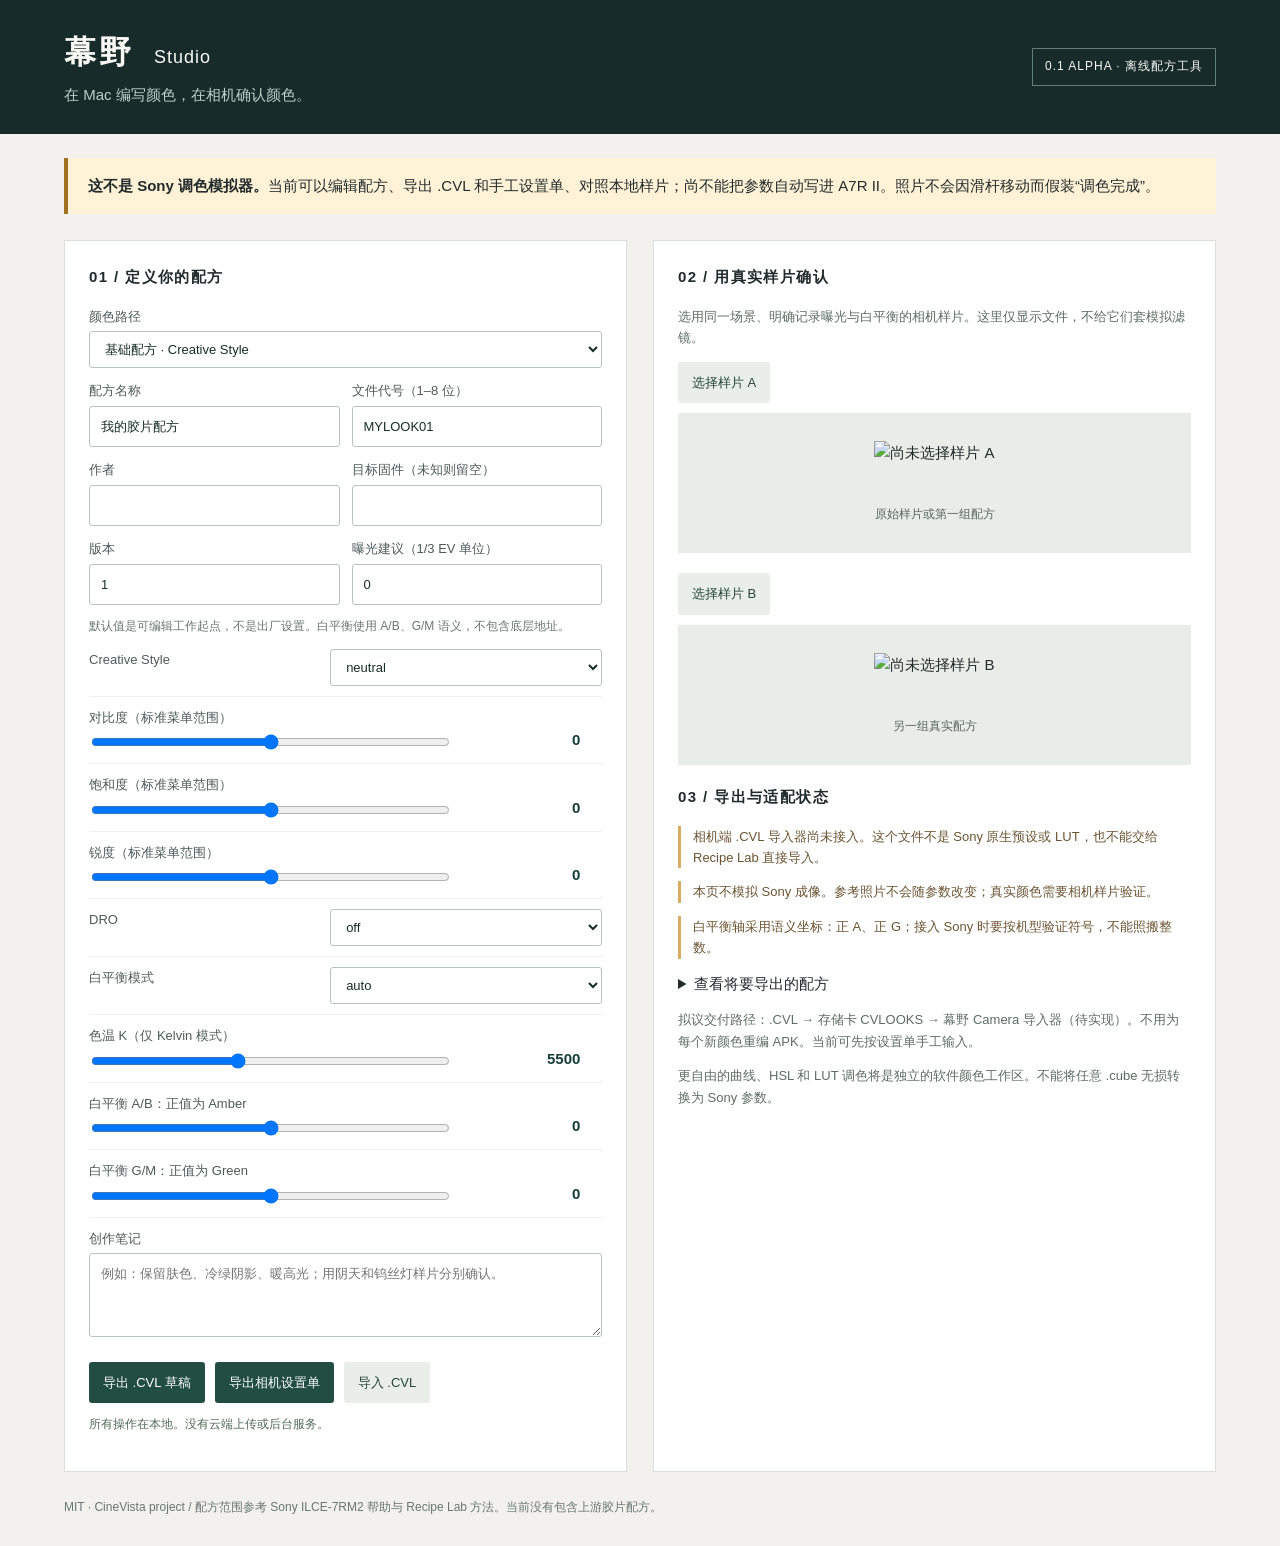
<file: studio/native.html>
<!doctype html>
<html lang="zh-CN"><head><meta charset="utf-8"><meta name="viewport" content="width=device-width,initial-scale=1">
<meta http-equiv="Content-Security-Policy" content="default-src 'none'; script-src 'self'; style-src 'self'; img-src blob: data:; connect-src 'none'; object-src 'none'; base-uri 'none'; form-action 'none'">
<title>幕野 Studio · 配方编写台</title><link rel="stylesheet" href="studio.css"></head><body>
<header><div><h1>幕野 <span>Studio</span></h1><p>在 Mac 编写颜色，在相机确认颜色。</p></div><div class="tag">0.1 ALPHA · 离线配方工具</div></header>
<div class="notice"><b>这不是 Sony 调色模拟器。</b>当前可以编辑配方、导出 .CVL 和手工设置单、对照本地样片；尚不能把参数自动写进 A7R II。照片不会因滑杆移动而假装“调色完成”。</div>
<main><section class="settings"><h2>01 / 定义你的配方</h2><div class="row"><label>颜色路径<select id="engine"><option value="sony-creative-style">基础配方 · Creative Style</option><option value="sony-picture-profile">进阶配方 · A7R II Picture Profile</option></select></label></div>
<div class="row two"><label>配方名称<input id="name" maxlength="64"></label><label>文件代号（1–8 位）<input id="id" maxlength="8" spellcheck="false"></label></div>
<div class="row two"><label>作者<input id="author" maxlength="120"></label><label>目标固件（未知则留空）<input id="firmware" maxlength="32"></label></div>
<div class="row two"><label>版本<input id="revision" type="number" min="1" max="2147483647"></label><label>曝光建议（1/3 EV 单位）<input id="ev" type="number" min="-15" max="15" step="1"></label></div>
<p class="sub">默认值是可编辑工作起点，不是出厂设置。白平衡使用 A/B、G/M 语义，不包含底层地址。</p>
<div id="parameters"></div><label>创作笔记<textarea id="notes" maxlength="2000" rows="3" placeholder="例如：保留肤色、冷绿阴影、暖高光；用阴天和钨丝灯样片分别确认。"></textarea></label>
<div id="errors" role="alert"></div><div class="actions"><button id="export">导出 .CVL 草稿</button><button id="manual">导出相机设置单</button><label class="button secondary">导入 .CVL<input id="import" type="file" accept=".CVL,.cvl,.json" hidden></label></div><p id="status" aria-live="polite">所有操作在本地。没有云端上传或后台服务。</p></section>
<section class="review"><h2>02 / 用真实样片确认</h2><p>选用同一场景、明确记录曝光与白平衡的相机样片。这里仅显示文件，不给它们套模拟滤镜。</p>
<div class="photo"><label class="button secondary">选择样片 A<input id="photoA" type="file" accept="image/jpeg,image/png" hidden></label><figure><img id="imageA" alt="尚未选择样片 A"><figcaption id="captionA">原始样片或第一组配方</figcaption></figure></div>
<div class="photo"><label class="button secondary">选择样片 B<input id="photoB" type="file" accept="image/jpeg,image/png" hidden></label><figure><img id="imageB" alt="尚未选择样片 B"><figcaption id="captionB">另一组真实配方</figcaption></figure></div>
<h2>03 / 导出与适配状态</h2><div id="warnings"></div><details><summary>查看将要导出的配方</summary><pre id="json"></pre></details>
<p class="sub">拟议交付路径：.CVL → 存储卡 CVLOOKS → 幕野 Camera 导入器（待实现）。不用为每个新颜色重编 APK。当前可先按设置单手工输入。</p>
<p class="sub">更自由的曲线、HSL 和 LUT 调色将是独立的软件颜色工作区。不能将任意 .cube 无损转换为 Sony 参数。</p></section></main>
<footer>MIT · CineVista project / 配方范围参考 Sony ILCE-7RM2 帮助与 Recipe Lab 方法。当前没有包含上游胶片配方。</footer><script src="look-core.js"></script><script src="studio.js"></script></body></html>
</file>
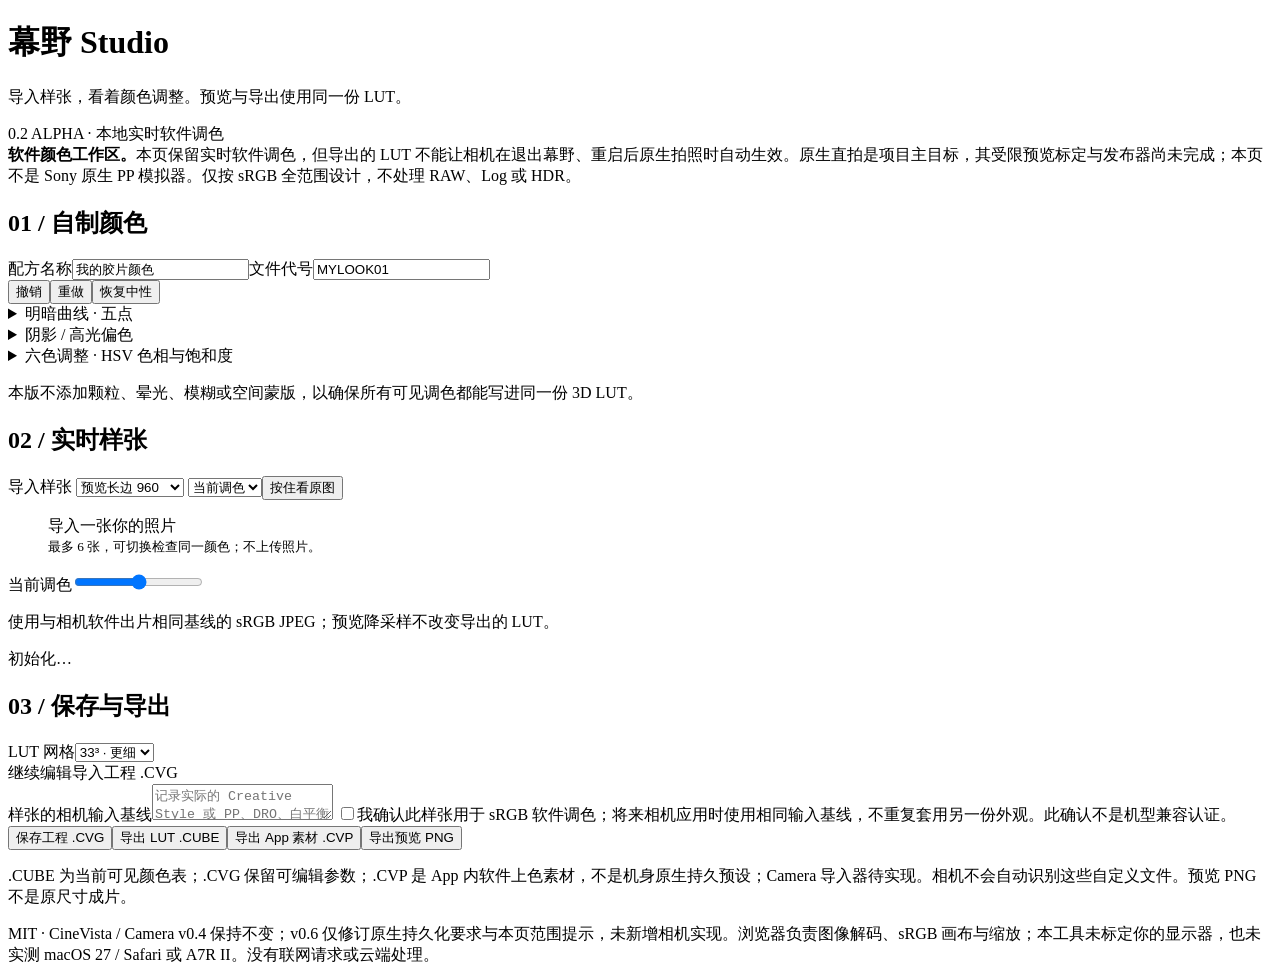
<file: studio/grading/template.html>
<!doctype html><html lang="zh-CN"><head><meta charset="utf-8"><meta name="viewport" content="width=device-width,initial-scale=1">
<meta http-equiv="Content-Security-Policy" content="__CSP__"><title>幕野 Studio · 实时调色</title><style>__CSS__</style></head><body>
<header><div><h1>幕野 <span>Studio</span></h1><p>导入样张，看着颜色调整。预览与导出使用同一份 LUT。</p></div><div class="tag">0.2 ALPHA · 本地实时软件调色</div></header>
<div class="notice"><b>软件颜色工作区。</b>本页保留实时软件调色，但导出的 LUT 不能让相机在退出幕野、重启后原生拍照时自动生效。原生直拍是项目主目标，其受限预览标定与发布器尚未完成；本页不是 Sony 原生 PP 模拟器。仅按 sRGB 全范围设计，不处理 RAW、Log 或 HDR。</div>
<main><section class="panel controls"><h2>01 / 自制颜色</h2>
<div class="two"><label>配方名称<input id="name" maxlength="64" value="我的胶片颜色"></label><label>文件代号<input id="id" maxlength="8" value="MYLOOK01" spellcheck="false"></label></div>
<div class="actions sectiontitle"><button id="undo" class="secondary">撤销</button><button id="redo" class="secondary">重做</button><button id="reset" class="secondary">恢复中性</button></div>
<div id="basic"></div><details><summary>明暗曲线 · 五点</summary><canvas id="curvePreview" width="280" height="105"></canvas><p class="sub">全局 RGB 明暗曲线。节点单调约束，使用分段线性映射；不是索尼 Gamma 菜单。</p><div id="curve"></div></details>
<details><summary>阴影 / 高光偏色</summary><div id="splitTone"></div></details><details><summary>六色调整 · HSV 色相与饱和度</summary><div id="selective"></div></details>
<p class="sub">本版不添加颗粒、晕光、模糊或空间蒙版，以确保所有可见调色都能写进同一份 3D LUT。</p></section>
<section class="panel viewer"><h2>02 / 实时样张</h2><div class="tools"><label class="button">导入样张<input id="photos" type="file" accept="image/jpeg,image/png" multiple hidden></label>
<select id="resolution" aria-label="预览分辨率"><option value="640">预览长边 640</option><option value="960" selected>预览长边 960</option><option value="1600">预览长边 1600</option></select>
<select id="compare" aria-label="对照方式"><option value="after">当前调色</option><option value="split">左右对照</option><option value="before">原图</option></select><button id="hold" class="secondary">按住看原图</button></div>
<div id="sampleTabs"></div><figure><div id="empty">导入一张你的照片<br><small>最多 6 张，可切换检查同一颜色；不上传照片。</small></div><canvas id="preview" hidden aria-label="调色预览"></canvas></figure>
<div class="tools"><span id="compareLabel">当前调色</span><input id="split" type="range" min="0" max="100" value="50" aria-label="左右对照分界位置"></div><p id="photoMeta" class="sub">使用与相机软件出片相同基线的 sRGB JPEG；预览降采样不改变导出的 LUT。</p>
<p id="status" role="status" aria-live="polite">初始化…</p><div id="error" role="alert"></div>
<div class="export"><h2>03 / 保存与导出</h2><div class="two"><label>LUT 网格<select id="size"><option value="17">17³ · 更小</option><option value="33" selected>33³ · 更细</option></select></label><div><span class="sub">继续编辑</span><label class="button secondary">导入工程 .CVG<input id="openProject" type="file" accept=".CVG,.cvg,.json" hidden></label></div></div>
<label class="sectiontitle">样张的相机输入基线<textarea id="baseline" rows="2" maxlength="600" placeholder="记录实际的 Creative Style 或 PP、DRO、白平衡策略等。不要把不同配方的 JPEG 当作同一输入。"></textarea></label>
<label class="check"><input id="confirmInput" type="checkbox"><span>我确认此样张用于 sRGB 软件调色；将来相机应用时使用相同输入基线，不重复套用另一份外观。此确认不是机型兼容认证。</span></label>
<div class="actions"><button id="saveProject" class="secondary">保存工程 .CVG</button><button id="exportCube">导出 LUT .CUBE</button><button id="exportPackage">导出 App 素材 .CVP</button><button id="exportImage" class="secondary">导出预览 PNG</button></div>
<p class="sub">.CUBE 为当前可见颜色表；.CVG 保留可编辑参数；.CVP 是 App 内软件上色素材，不是机身原生持久预设；Camera 导入器待实现。相机不会自动识别这些自定义文件。预览 PNG 不是原尺寸成片。</p></div></section></main>
<footer>MIT · CineVista / Camera v0.4 保持不变；v0.6 仅修订原生持久化要求与本页范围提示，未新增相机实现。浏览器负责图像解码、sRGB 画布与缩放；本工具未标定你的显示器，也未实测 macOS 27 / Safari 或 A7R II。没有联网请求或云端处理。</footer>
<script type="text/plain" id="worker-core">__CORE__</script><script type="text/plain" id="worker-body">__WORKER__</script><script>__CORE__
__UI__</script></body></html>
</file>
<file: studio/studio.css>
*{box-sizing:border-box}body{margin:0;background:#f2f1ed;color:#222b2b;font:15px/1.65 -apple-system,BlinkMacSystemFont,"Segoe UI",sans-serif}header{padding:26px 5%;display:flex;justify-content:space-between;align-items:center;background:#172c2a;color:#faf9f4}h1{font-size:32px;margin:0;font-weight:650;letter-spacing:3px}h1 span{font-size:18px;letter-spacing:1px;font-weight:400;margin-left:8px}header p{margin:4px 0 0;color:#bdcfca}.tag{font-size:12px;letter-spacing:1px;border:1px solid #637d77;padding:8px 12px}.notice{margin:24px 5% 0;padding:16px 20px;background:#fff2d7;border-left:4px solid #a17121}main{display:grid;grid-template-columns:minmax(340px,1fr) minmax(340px,1fr);gap:26px;padding:26px 5%}section{background:white;border:1px solid #d8ded8;padding:24px;min-width:0}h2{font-size:15px;letter-spacing:1.4px;margin:0 0 16px}.row{margin-bottom:12px}.two{display:grid;grid-template-columns:1fr 1fr;gap:12px}label{display:block;font-size:13px;color:#4d5b58}input,select,textarea{font:inherit;width:100%;padding:9px 11px;border:1px solid #b5c5be;background:#fff;color:#152d25;border-radius:3px;margin-top:4px}input[type=range]{padding:0;width:70%;vertical-align:middle}output{display:inline-block;text-align:right;width:25%;font-variant-numeric:tabular-nums;color:#183f36;font-weight:600}.param{margin:10px 0;padding-bottom:10px;border-bottom:1px solid #eef1ed}.param label{display:flex;justify-content:space-between;gap:10px}.param select{width:53%;margin:0}.sub{font-size:12px;color:#697672}.actions{display:flex;gap:10px;flex-wrap:wrap;margin-top:18px}button,.button{font:inherit;font-size:13px;padding:10px 14px;background:#224e41;color:white;border:0;border-radius:3px;cursor:pointer;display:inline-block}button:disabled{opacity:.45;cursor:not-allowed}.secondary{background:#e9eee9;color:#254737}.review>p{color:#5d6c65;font-size:13px}figure{margin:10px 0 20px;background:#e9ede8;min-height:140px;display:grid;place-items:center;padding:12px}figure img{max-width:100%;max-height:320px;object-fit:contain}figcaption{font-size:12px;color:#59655e;margin-top:7px;overflow-wrap:anywhere}#warnings p{font-size:13px;border-left:3px solid #d7ad63;padding-left:12px;color:#6b5433}pre{font:12px/1.5 ui-monospace,monospace;white-space:pre-wrap;overflow-wrap:anywhere;background:#f4f5f1;padding:12px}#errors{white-space:pre-wrap;font-size:13px;color:#a33030}#status{font-size:12px;color:#52685b}footer{padding:0 5% 28px;font-size:12px;color:#697672}input:focus,select:focus,textarea:focus,button:focus-visible,.button:focus-within{outline:2px solid #af8e46;outline-offset:2px}@media(max-width:850px){main{grid-template-columns:1fr}header{gap:10px;align-items:start}.tag{max-width:160px}}
</file>
